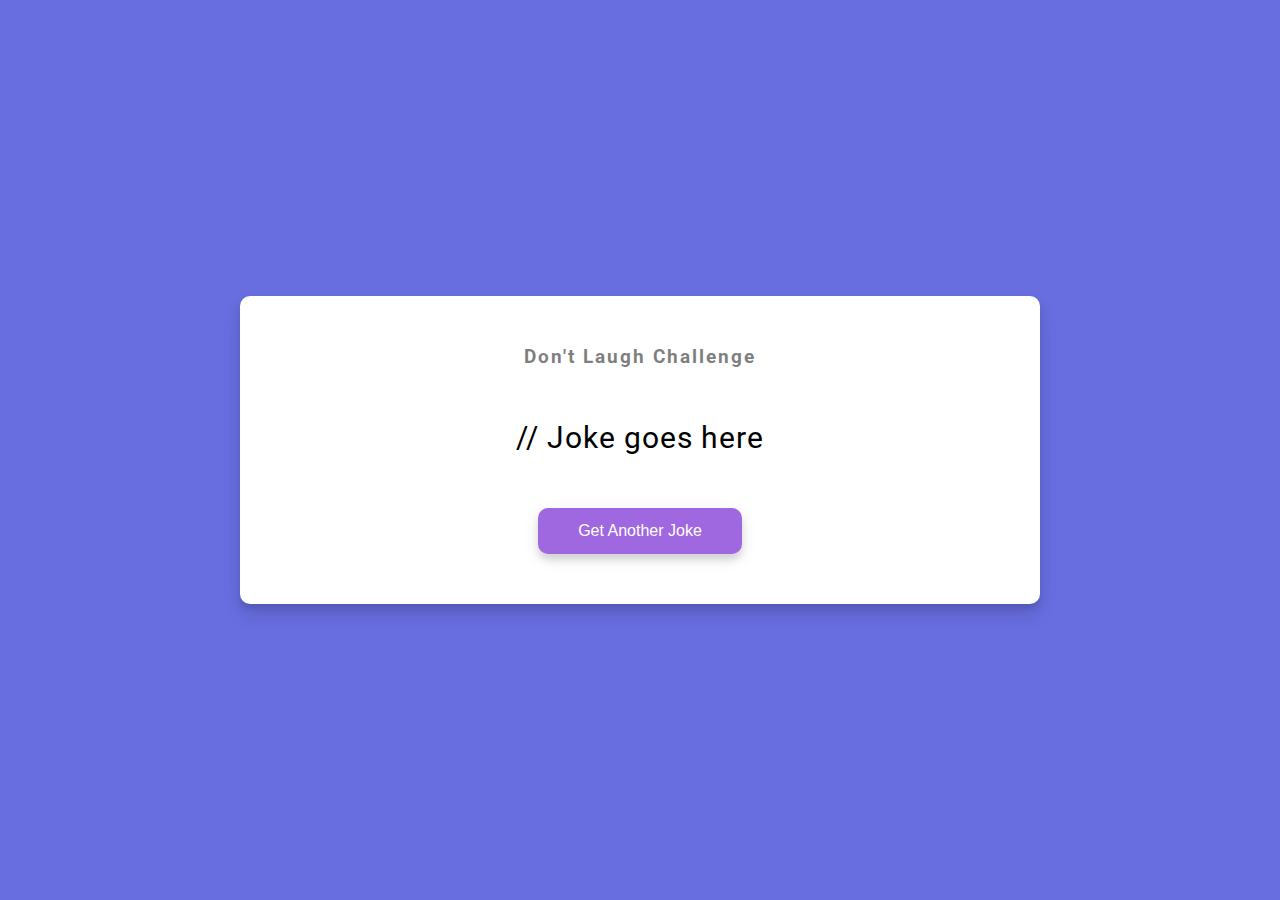
<file: 10 - Dad Jokes/index.html>
<!DOCTYPE html>
<html lang="en">
  <head>
    <meta charset="UTF-8" />
    <meta name="viewport" content="width=device-width, initial-scale=1.0" />
    <link rel="stylesheet" href="style.css" />
    <title>Dad Jokes</title>
  </head>
  <body>
    <div class="container">
      <h3>Don't Laugh Challenge</h3>
      <div id="joke" class="joke">// Joke goes here</div>
      <button id="jokeBtn" class="btn">Get Another Joke</button>
    </div>
    <script src="script.js"></script>
  </body>
</html>
</file>
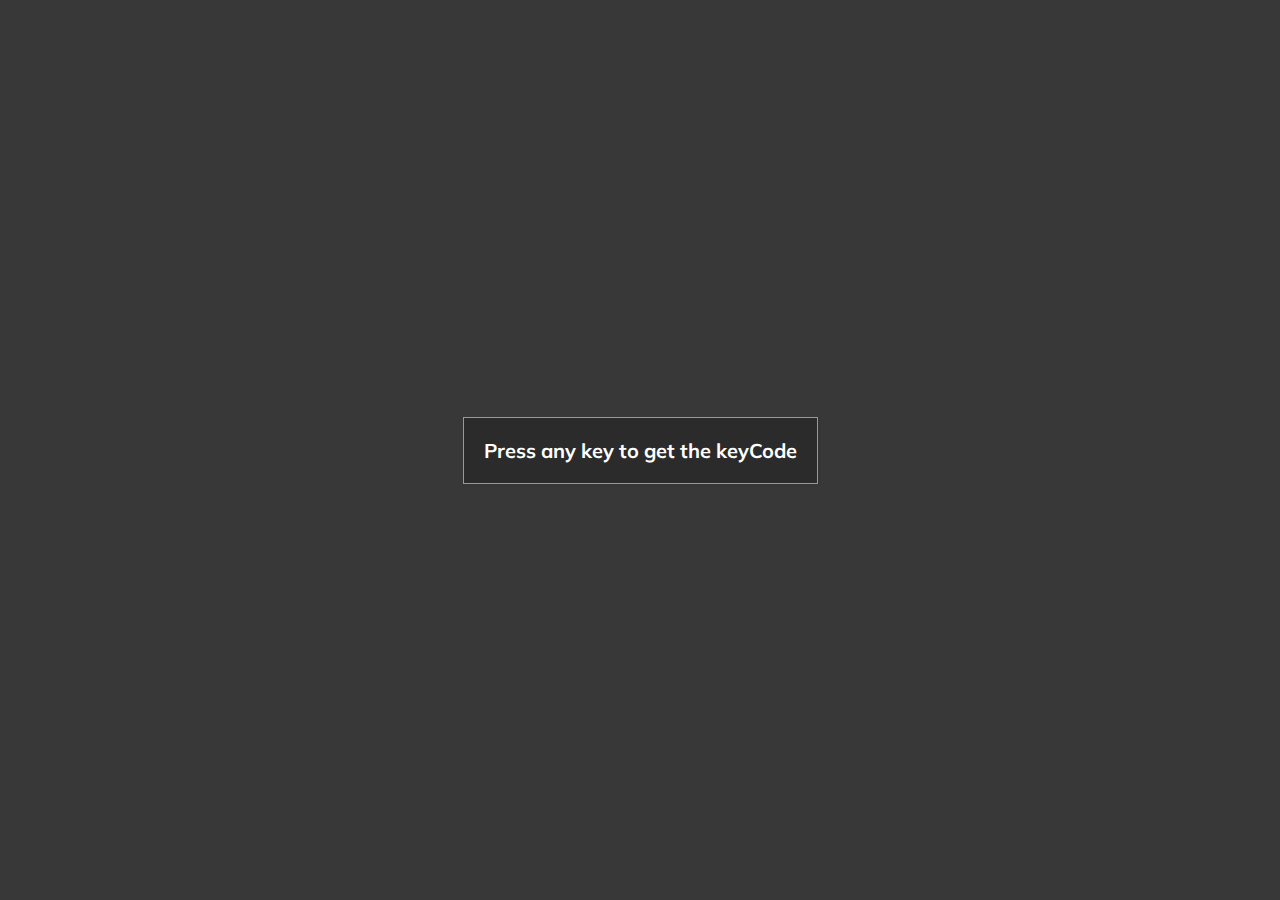
<file: 11 - Event KeyCodes/index.html>
<!DOCTYPE html>
<html lang="en">
  <head>
    <meta charset="UTF-8" />
    <meta name="viewport" content="width=device-width, initial-scale=1.0" />
    <link rel="stylesheet" href="style.css" />
    <title>Event KeyCodes</title>
  </head>
  <body>
    <div id="insert">
      <div class="key">
        Press any key to get the keyCode
      </div>
    </div>
    <script src="script.js"></script>
  </body>
</html>
</file>
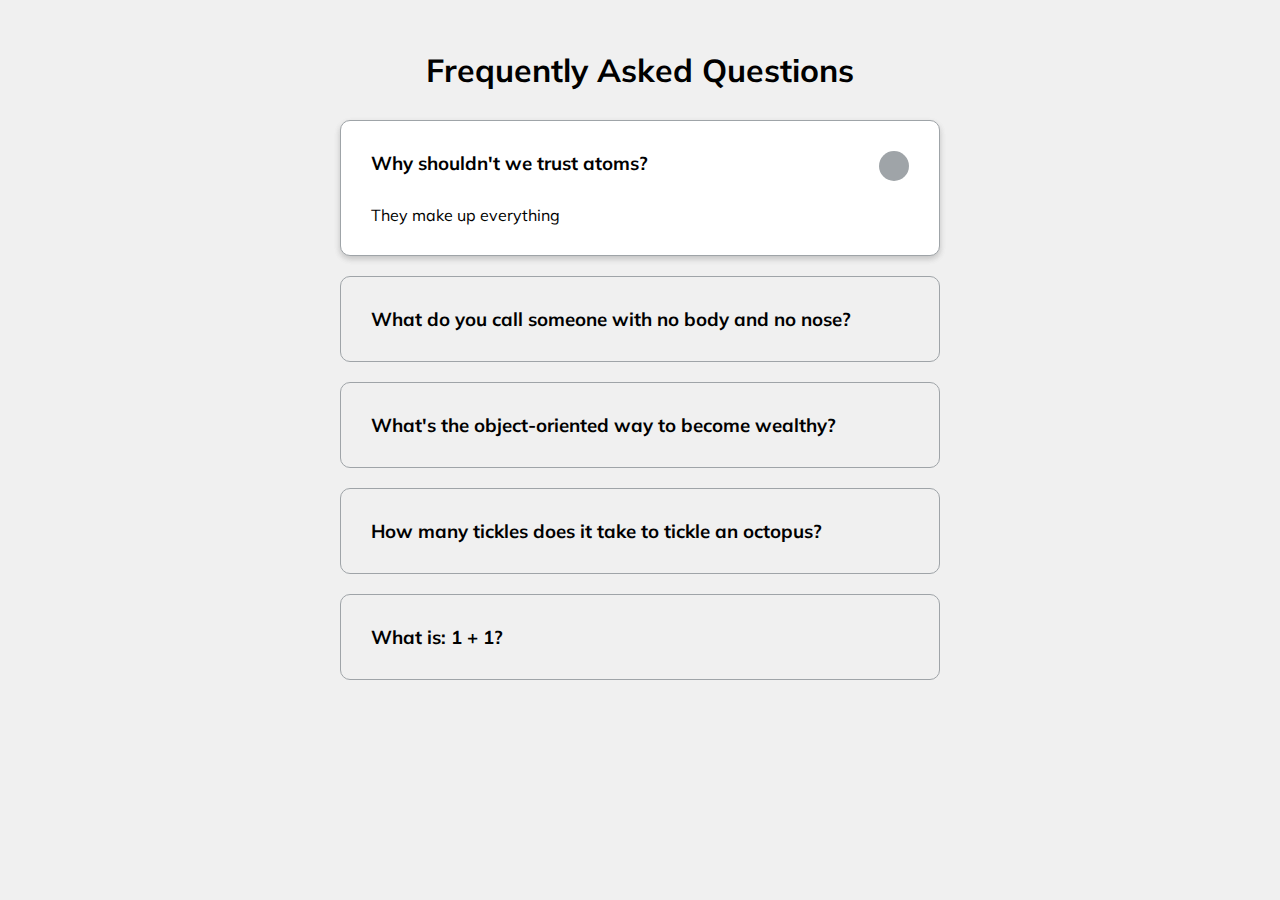
<file: 12 - FAQ Collapse/index.html>
<!DOCTYPE html>
<html lang="en">
  <head>
    <meta charset="UTF-8" />
    <meta name="viewport" content="width=device-width, initial-scale=1.0" />
    <link rel="stylesheet" href="https://cdnjs.cloudflare.com/ajax/libs/font-awesome/5.14.0/css/all.min.css" integrity="sha512-1PKOgIY59xJ8Co8+NE6FZ+LOAZKjy+KY8iq0G4B3CyeY6wYHN3yt9PW0XpSriVlkMXe40PTKnXrLnZ9+fkDaog==" crossorigin="anonymous" />
    <link rel="stylesheet" href="style.css" />
    <title>FAQ</title>
  </head>
  <body>
    <h1>Frequently Asked Questions</h1>
    <div class="faq-container">
      <div class="faq active">
        <h3 class="faq-title">
          Why shouldn't we trust atoms?
        </h3>

        <p class="faq-text">
          They make up everything
        </p>

        <button class="faq-toggle">
          <i class="fas fa-chevron-down"></i>
          <i class="fas fa-times"></i>
        </button>
      </div>

      <div class="faq">
        <h3 class="faq-title">
          What do you call someone with no body and no nose?
        </h3>
        <p class="faq-text">
          Nobody knows.
        </p>
        <button class="faq-toggle">
          <i class="fas fa-chevron-down"></i>
          <i class="fas fa-times"></i>
        </button>
      </div>
      
      <div class="faq">
        <h3 class="faq-title">
          What's the object-oriented way to become wealthy?
        </h3>
        <p class="faq-text">
          Inheritance.
        </p>
        <button class="faq-toggle">
          <i class="fas fa-chevron-down"></i>
          <i class="fas fa-times"></i>
        </button>
      </div>
      
      <div class="faq">
        <h3 class="faq-title">
          How many tickles does it take to tickle an octopus?
        </h3>
        <p class="faq-text">
          Ten-tickles!
        </p>
        <button class="faq-toggle">
          <i class="fas fa-chevron-down"></i>
          <i class="fas fa-times"></i>
        </button>
      </div>
      
      <div class="faq">
        <h3 class="faq-title">
          What is: 1 + 1?
        </h3>
        <p class="faq-text">
          Depends on who are you asking.
        </p>
        <button class="faq-toggle">
          <i class="fas fa-chevron-down"></i>
          <i class="fas fa-times"></i>
        </button>
      </div>
    </div>
    <script src="script.js"></script>
  </body>
</html>
</file>
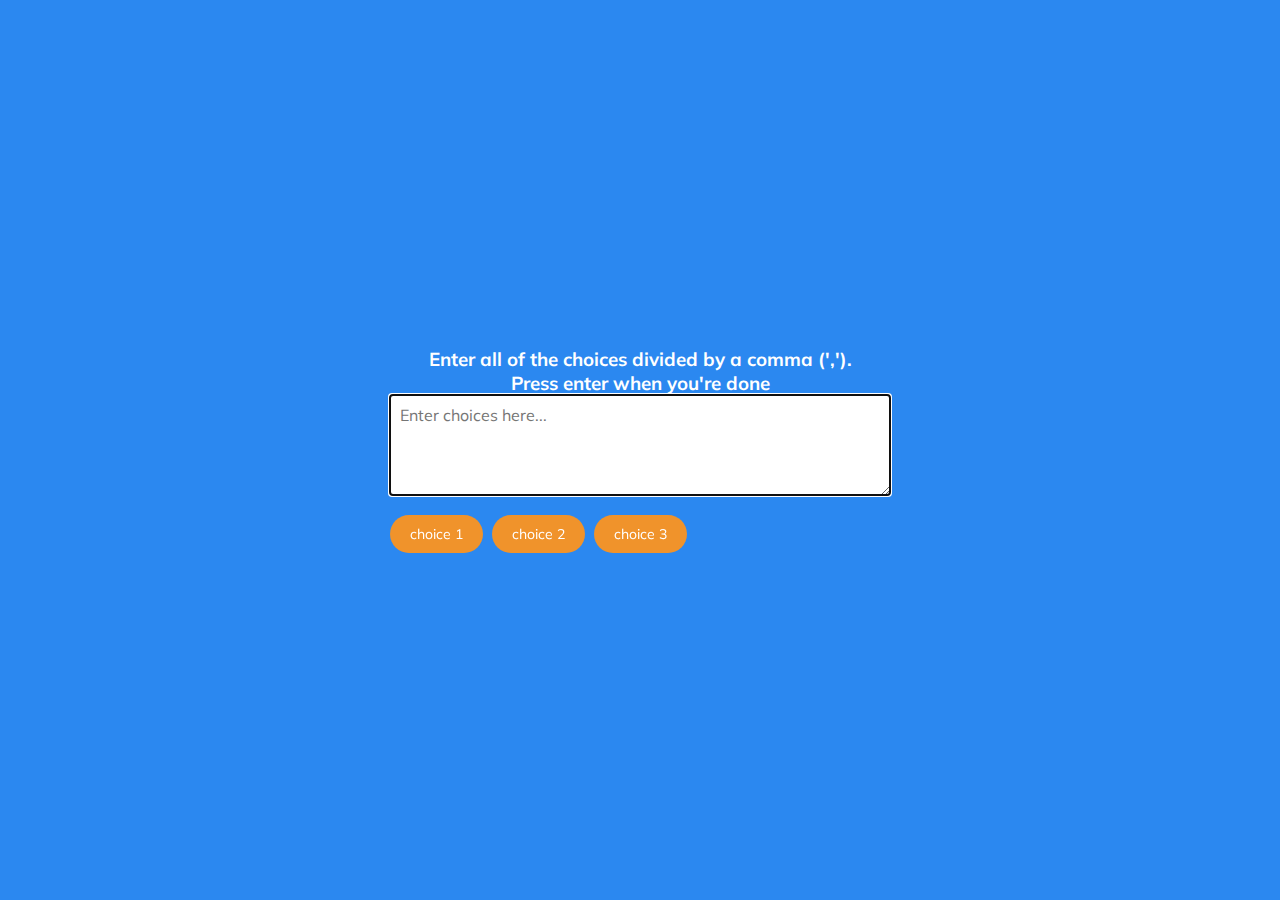
<file: 13 - Random Choice Picker/index.html>
<!DOCTYPE html>
<html lang="en">
<head>
    <meta charset="UTF-8">
    <meta http-equiv="X-UA-Compatible" content="IE=edge">
    <meta name="viewport" content="width=device-width, initial-scale=1.0">
    <title>Random Choice Picker</title>
    <link rel="stylesheet" href="style.css">
</head>
<body>
    <div class="container">
        <h3>Enter all of the choices divided by a comma (',').
        <br> Press enter when you're done </h3>
        <textarea id="textarea" placeholder="Enter choices here..."></textarea>

        <div id="tags">
            <span class="tag">choice 1</span>
            <span class="tag">choice 2</span>
            <span class="tag">choice 3</span>
        </div>
    </div>
    <script src="script.js"></script>
</body>
</html>
</file>
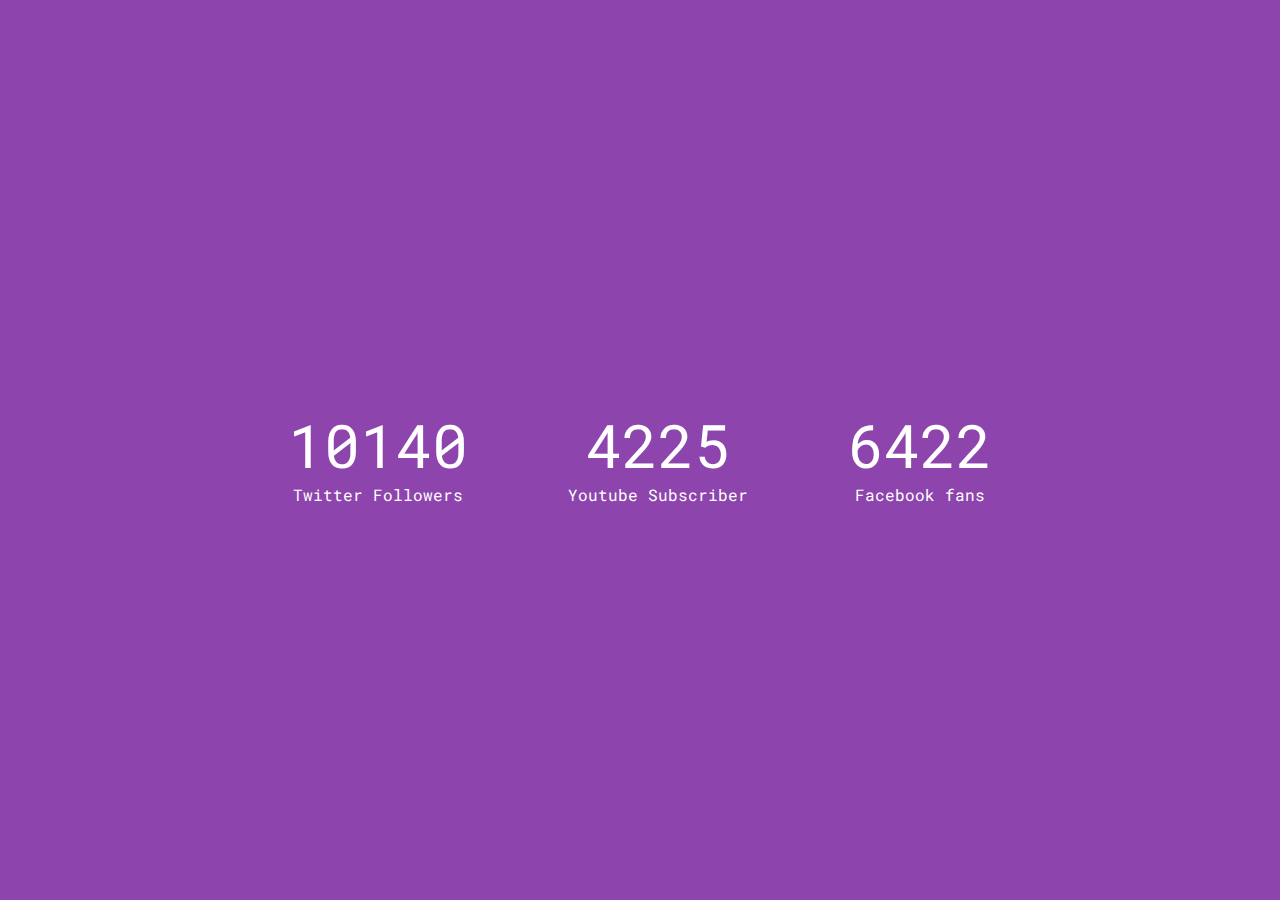
<file: 15 - Incrementing Counter/index.html>
<!DOCTYPE html>
<html lang="en">
<head>
    <meta charset="UTF-8">
    <meta http-equiv="X-UA-Compatible" content="IE=edge">
    <meta name="viewport" content="width=device-width, initial-scale=1.0">
    <link rel="stylesheet" href="https://cdnjs.cloudflare.com/ajax/libs/font-awesome/5.14.0/css/all.min.css" integrity="sha512-1PKOgIY59xJ8Co8+NE6FZ+LOAZKjy+KY8iq0G4B3CyeY6wYHN3yt9PW0XpSriVlkMXe40PTKnXrLnZ9+fkDaog==" crossorigin="anonymous" />
    <title>Incrementing Counter</title>
    <link rel="stylesheet" href="style.css">
</head>
<body>

    <div class="counter-container">
        <i class="fab fa-twitter fa-3x"></i>
        <div class="counter" data-target="12000"></div>
        <span>Twitter Followers</span>
    </div>

    <div class="counter-container">
        <i class="fab fa-youtube fa-3x"></i>
        <div class="counter" data-target="5000"></div>
        <span>Youtube Subscriber</span>
    </div>

    <div class="counter-container">
        <i class="fab fa-facebook fa-3x"></i>
        <div class="counter" data-target="7500"></div>
        <span>Facebook fans</span>
    </div> 

    <script src="script.js"></script>
</body>
</html>
</file>
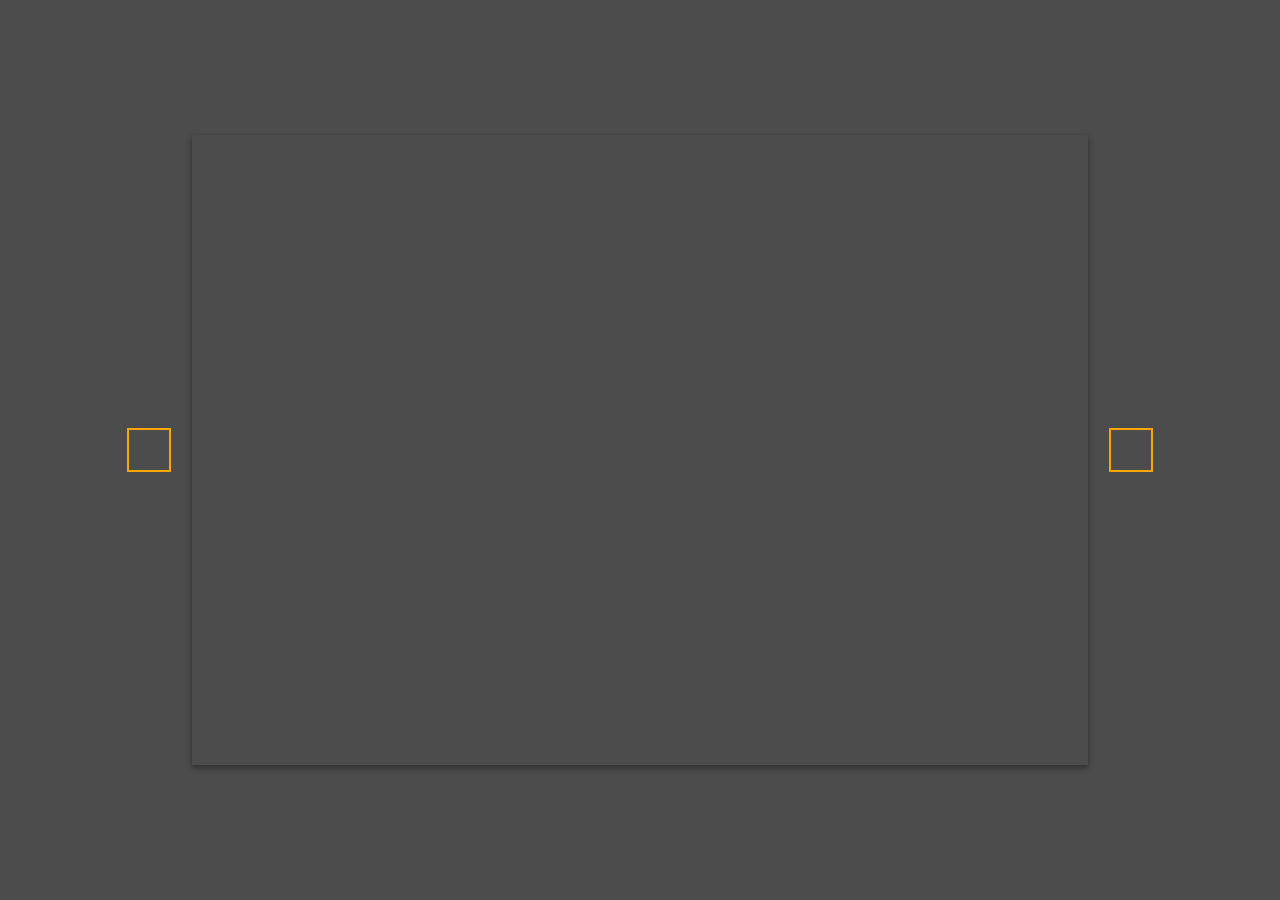
<file: 18 - Background Slider/index.html>
<!DOCTYPE html>
<html lang="en">
<head>
    <meta charset="UTF-8">
    <meta http-equiv="X-UA-Compatible" content="IE=edge">
    <meta name="viewport" content="width=device-width, initial-scale=1.0">
    <title>Background Slider</title>
    <link rel="stylesheet" href="https://cdnjs.cloudflare.com/ajax/libs/font-awesome/5.14.0/css/all.min.css" integrity="sha512-1PKOgIY59xJ8Co8+NE6FZ+LOAZKjy+KY8iq0G4B3CyeY6wYHN3yt9PW0XpSriVlkMXe40PTKnXrLnZ9+fkDaog==" crossorigin="anonymous" />
    <link rel="stylesheet" href="style.css">
</head>
<body>
    <div class="slider-container">
        <div
          class="slide active"
          style="
            background-image: url('https://images.unsplash.com/photo-1549880338-65ddcdfd017b?ixlib=rb-1.2.1&ixid=eyJhcHBfaWQiOjEyMDd9&auto=format&fit=crop&w=2100&q=80');
          "
        ></div>
        <div
          class="slide"
          style="
            background-image: url('https://images.unsplash.com/photo-1511593358241-7eea1f3c84e5?ixlib=rb-1.2.1&ixid=eyJhcHBfaWQiOjEyMDd9&auto=format&fit=crop&w=1934&q=80');
          "
        ></div>
  
        <div
          class="slide"
          style="
            background-image: url('https://images.unsplash.com/photo-1495467033336-2effd8753d51?ixlib=rb-1.2.1&ixid=eyJhcHBfaWQiOjEyMDd9&auto=format&fit=crop&w=2100&q=80');
          "
        ></div>
  
        <div
          class="slide"
          style="
            background-image: url('https://images.unsplash.com/photo-1522735338363-cc7313be0ae0?ixlib=rb-1.2.1&ixid=eyJhcHBfaWQiOjEyMDd9&auto=format&fit=crop&w=2689&q=80');
          "
        ></div>
  
        <div
          class="slide"
          style="
            background-image: url('https://images.unsplash.com/photo-1559087867-ce4c91325525?ixlib=rb-1.2.1&ixid=eyJhcHBfaWQiOjEyMDd9&auto=format&fit=crop&w=2100&q=80');
          "
        ></div>
  
        <button class="arrow left-arrow" id="left">
          <i class="fas fa-arrow-left"></i>
        </button>
  
        <button class="arrow right-arrow" id="right">
          <i class="fas fa-arrow-right"></i>
        </button>
    <script src="script.js"></script>
</body>
</html>
</file>
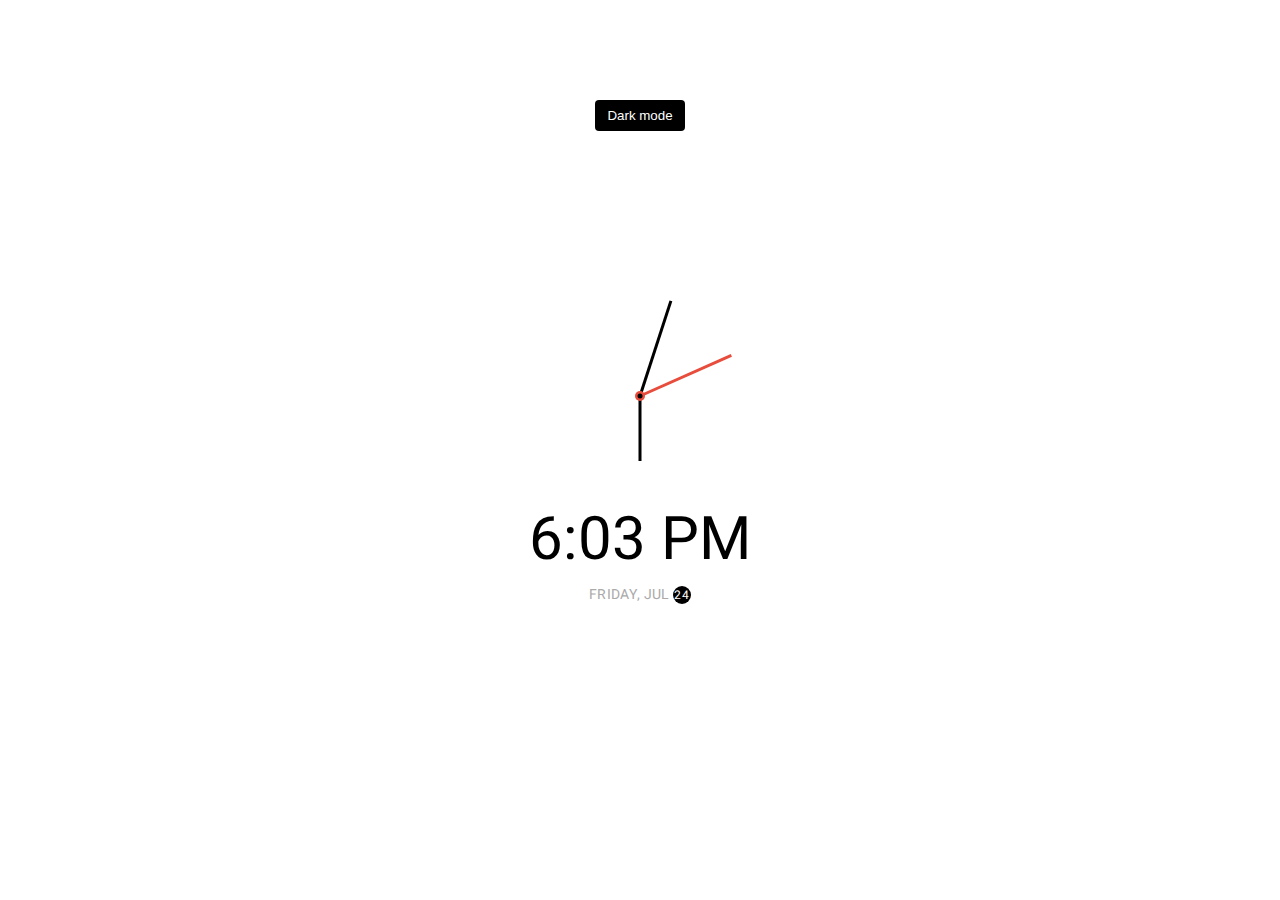
<file: 19 - Theme Clock/index.html>
<!DOCTYPE html>
<html lang="en">
  <head>
    <meta charset="UTF-8" />
    <meta http-equiv="X-UA-Compatible" content="IE=edge" />
    <meta name="viewport" content="width=device-width, initial-scale=1.0" />
    <title>Theme Click</title>
    <link rel="stylesheet" href="style.css" />
  </head>
  <body>
    <button class="toggle">Dark mode</button>

    <div class="clock-container">
      <div class="clock">
        <div class="needle hour"></div>
        <div class="needle minute"></div>
        <div class="needle second"></div>
        <div class="center-point"></div>
      </div>
      <div class="time">12:00</div>
      <div class="date">Monday, Nov <span class="circle">2</span></div>
    </div>

    <script src="script.js"></script>
  </body>
</html>
</file>
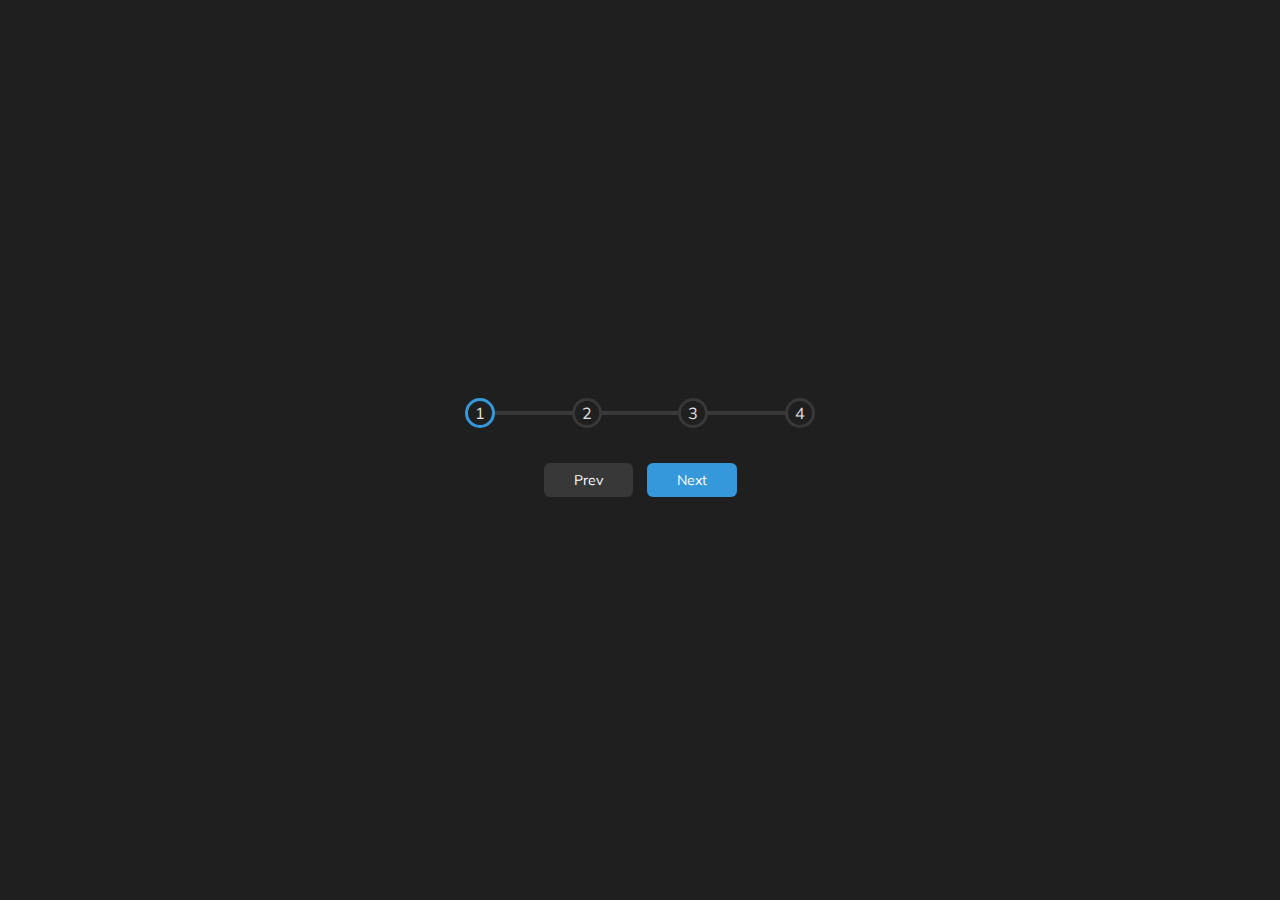
<file: 2 - Progress Steps/index.html>
<!DOCTYPE html>
<html lang="en">
  <head>
    <meta charset="UTF-8" />
    <meta name="viewport" content="width=device-width, initial-scale=1.0" />
    <link rel="stylesheet" href="style.css" />
    <title>Progress Steps</title>
  </head>
  <body>
    <div class="container">
      <div class="progress-container">
        <div class="progress" id="progress"></div>
        <div class="circle active">1</div>
        <div class="circle">2</div>
        <div class="circle">3</div>
        <div class="circle">4</div>
      </div>

      <button class="btn" id="prev" disabled>Prev</button>
      <button class="btn" id="next">Next</button>
    </div>
    <script src="script.js"></script>
  </body>
</html>
</file>
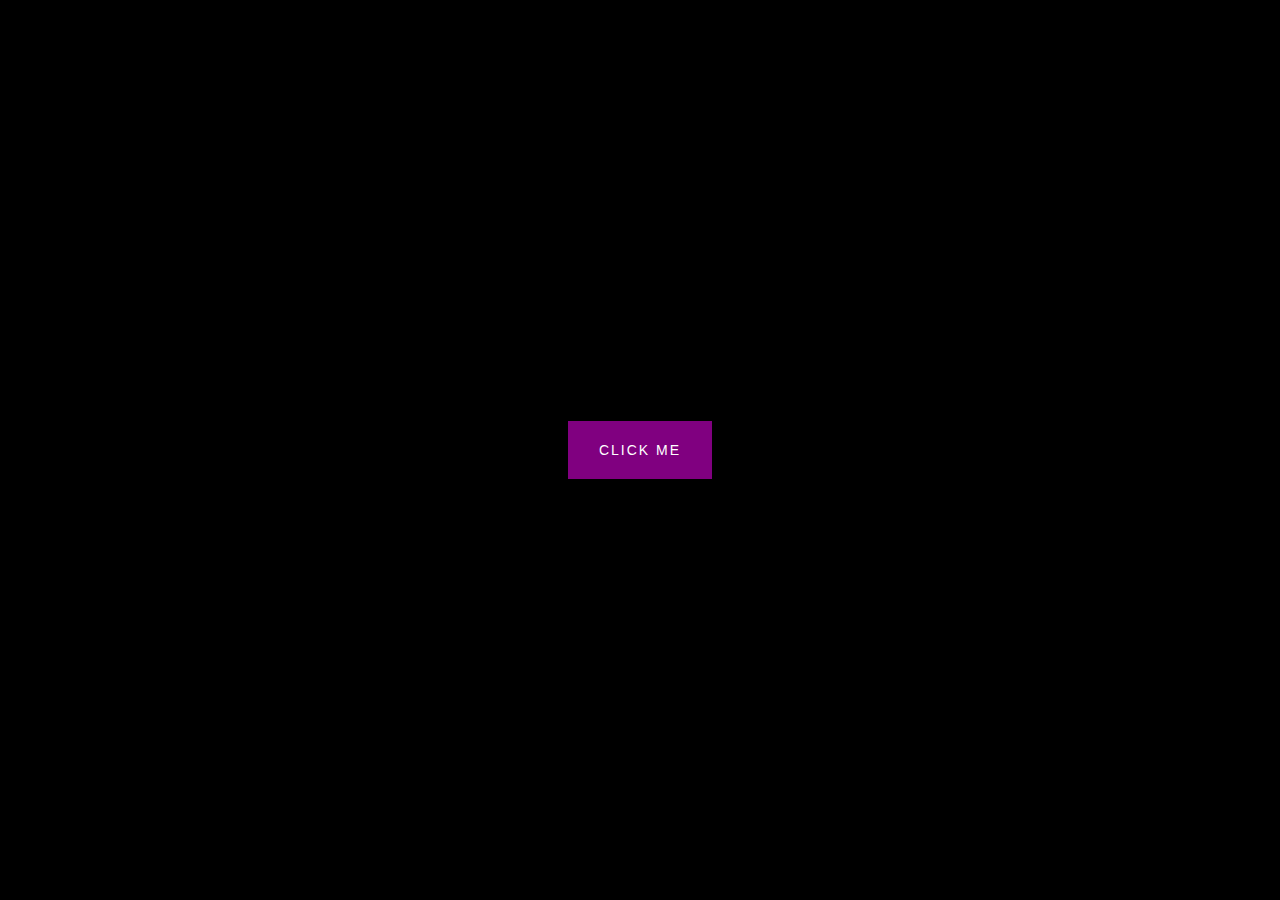
<file: 20 - Button Ripple Effect/index.html>
<!DOCTYPE html>
<html lang="en">
<head>
    <meta charset="UTF-8">
    <meta http-equiv="X-UA-Compatible" content="IE=edge">
    <meta name="viewport" content="width=device-width, initial-scale=1.0">
    <title>Button Ripple Effect</title>
    <link rel="stylesheet" href="style.css">
</head>
<body>
    <button class="ripple">Click Me</button>
    <script src="script.js"></script>
</body>
</html>
</file>
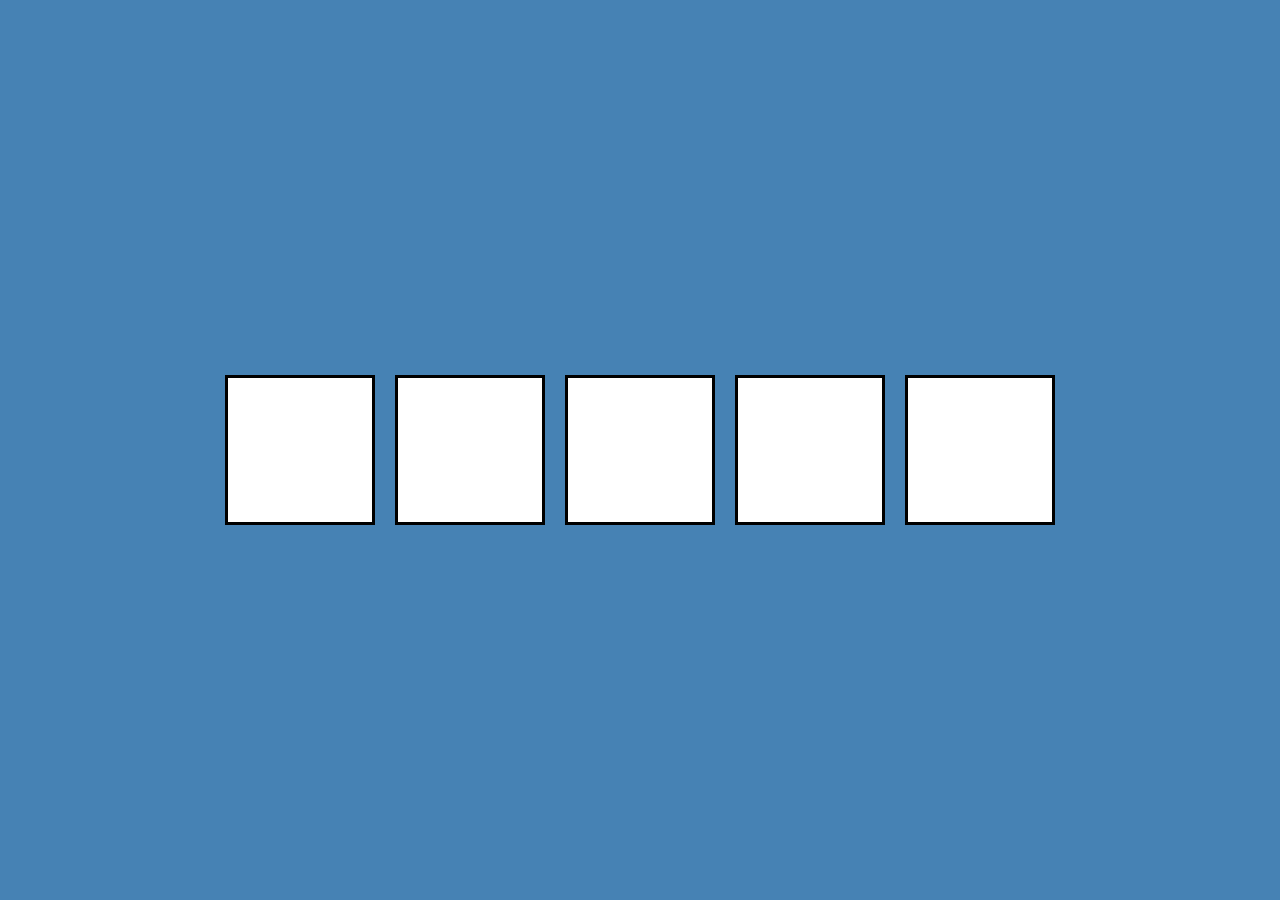
<file: 21 - Drag and Drop/index.html>
<!DOCTYPE html>
<html lang="en">
<head>
    <meta charset="UTF-8">
    <meta http-equiv="X-UA-Compatible" content="IE=edge">
    <meta name="viewport" content="width=device-width, initial-scale=1.0">
    <title>Drag and Drop</title>
    <link rel="stylesheet" href="style.css">
</head>
<body>
    <div class="empty">
        <div class="fill" draggable="true"></div>
    </div>
    <div class="empty"></div>
    <div class="empty"></div>
    <div class="empty"></div>
    <div class="empty"></div>
    <script src="script.js"></script>
</body>
</html>
</file>
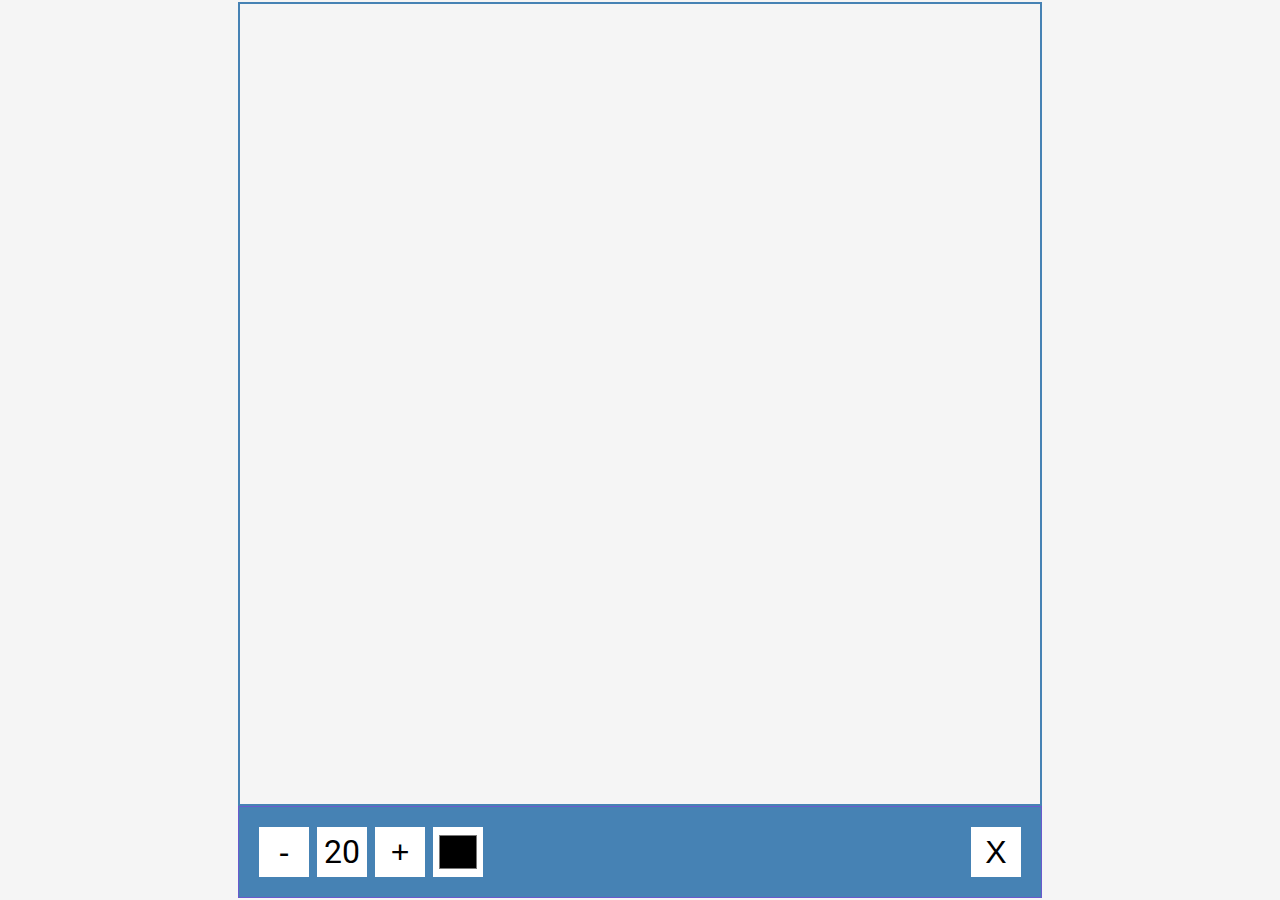
<file: 22 - Drawing App/index.html>
<!DOCTYPE html>
<html lang="en">
<head>
    <meta charset="UTF-8">
    <meta http-equiv="X-UA-Compatible" content="IE=edge">
    <meta name="viewport" content="width=device-width, initial-scale=1.0">
    <title>Drawing App</title>
    <link rel="stylesheet" href="style.css">
</head>
<body>
    <canvas id="canvas" width="800" height="800"></canvas>
    <div class="toolbox">
        <button id="decrease">-</button>
        <span id="size">20</span>
        <button id="increase">+</button>
        <input type="color" id="color">
        <button id="clear">X</button>
    </div>
    <script src="script.js"></script>
</body>
</html>
</file>
<file: 10 - Dad Jokes/style.css>
@import url('https://fonts.googleapis.com/css2?family=Roboto:wght@400;700&display=swap');

* {
  box-sizing: border-box;
}

body {
  background-color: #686de0;
  font-family: 'Roboto', sans-serif;
  display: flex;
  flex-direction: column;
  align-items: center;
  justify-content: center;
  height: 100vh;
  overflow: hidden;
  margin: 0;
  padding: 20px;
}

.container {
  background-color: #fff;
  border-radius: 10px;
  box-shadow: 0 10px 20px rgba(0, 0, 0, 0.1), 0 6px 6px rgba(0, 0, 0, 0.1);
  padding: 50px 20px;
  text-align: center;
  max-width: 100%;
  width: 800px;
}

h3 {
  margin: 0;
  opacity: 0.5;
  letter-spacing: 2px;
}

.joke {
  font-size: 30px;
  letter-spacing: 1px;
  line-height: 40px;
  margin: 50px auto;
  max-width: 600px;
}

.btn {
  background-color: #9f68e0;
  color: #fff;
  border: 0;
  border-radius: 10px;
  box-shadow: 0 5px 15px rgba(0, 0, 0, 0.1), 0 6px 6px rgba(0, 0, 0, 0.1);
  padding: 14px 40px;
  font-size: 16px;
  cursor: pointer;
}

.btn:active {
  transform: scale(0.98);
}

.btn:focus {
  outline: 0;
}
</file>
<file: 11 - Event KeyCodes/style.css>
@import url('https://fonts.googleapis.com/css?family=Muli&display=swap');

* {
  box-sizing: border-box;
 
}

body {
  background-color: #383838;
  font-family: 'Muli', sans-serif;
  display: flex;
  align-items: center;
  justify-content: center;
  text-align: center;
  height: 100vh;
  overflow: hidden;
  margin: 0;
}

.key {
  border: 1px solid #999999;
  background-color: #2B2B2B;
  box-shadow: 1px 1px 3px rgba(0, 0, 0, 0.1);
  display: inline-flex;
  align-items: center;
  font-size: 20px;
  font-weight: bold;
  padding: 20px;
  flex-direction: column;
  margin: 10px;
  min-width: 150px;
  color: white;
  position: relative;
}

.key small {
  position: absolute;
  top: -24px;
  left: 0;
  text-align: center;
  width: 100%;
  color: #c4c4c4;
  font-size: 14px;
}
</file>
<file: 12 - FAQ Collapse/style.css>
@import url('https://fonts.googleapis.com/css?family=Muli&display=swap');

* {
  box-sizing: border-box;
}

body {
  font-family: 'Muli', sans-serif;
  background-color: #f0f0f0;
}

h1 {
  margin: 50px 0 30px;
  text-align: center;
}

.faq-container {
  max-width: 600px;
  margin: 0 auto;
}

.faq {
  background-color: transparent;
  border: 1px solid #9fa4a8;
  border-radius: 10px;
  margin: 20px 0;
  padding: 30px;
  position: relative;
  overflow: hidden;
  transition: 0.3s ease;
}

.faq.active {
  background-color: #fff;
  box-shadow: 0 3px 6px rgba(0, 0, 0, 0.1), 0 3px 6px rgba(0, 0, 0, 0.1);
}

.faq.active::before,
.faq.active::after {
  content: '\f075';
  font-family: 'Font Awesome 5 Free';
  color: #2ecc71;
  font-size: 7rem;
  position: absolute;
  opacity: 0.2;
  top: 20px;
  left: 20px;
  z-index: 0;
}

.faq.active::before {
  color: #3498db;
  top: -10px;
  left: -30px;
  transform: rotateY(180deg);
}

.faq-title {
  margin: 0 35px 0 0;
}

.faq-text {
  display: none;
  margin: 30px 0 0;
}

.faq.active .faq-text {
  display: block;
}

.faq-toggle {
  background-color: transparent;
  border: 0;
  border-radius: 50%;
  cursor: pointer;
  display: flex;
  align-items: center;
  justify-content: center;
  font-size: 16px;
  padding: 0;
  position: absolute;
  top: 30px;
  right: 30px;
  height: 30px;
  width: 30px;
}

.faq-toggle:focus {
  outline: 0;
}

.faq-toggle .fa-times {
  display: none;
}

.faq.active .faq-toggle .fa-times {
  color: #fff;
  display: block;
}

.faq.active .faq-toggle .fa-chevron-down {
  display: none;
}

.faq.active .faq-toggle {
  background-color: #9fa4a8;
}
</file>
<file: 13 - Random Choice Picker/style.css>
@import url("https://fonts.googleapis.com/css?family=Muli&display=swap");

* {
  box-sizing: border-box;
}

body {
  font-family: "Muli", sans-serif;
  background-color: #2b88f0;
  display: flex;
  flex-direction: column;
  align-items: center;
  justify-content: center;
  height: 100vh;
  overflow: hidden;
  margin: 0;
}

h3 {
  color: white;
  margin: 10px 0px 0px;
  text-align: center;
}

.container {
  width: 500px;
}

textarea {
  border: none;
  display: block;
  width: 100%;
  height: 100px;
  font-family: inherit;
  padding: 10px;
  margin: 0 0 20px;
  font-size: 16px;
}

.tag {
  background-color: #f0932b;
  color: white;
  border-radius: 50px;
  padding: 10px 20px;
  margin: 0 5px 10px 0;
  font-size: 14px;
  display: inline-block;
}

.tag.highlight {
  background-color: #273c75;
}
</file>
<file: 15 - Incrementing Counter/style.css>
@import url("https://fonts.googleapis.com/css?family=Roboto+Mono&display=swap");

* {
  box-sizing: border-box;
}

body {
  font-family: "Roboto Mono", sans-serif;
  background-color: #8e44ad;
  color: white;
  display: flex;
  align-items: center;
  justify-content: center;
  height: 100vh;
  overflow: hidden;
  margin: 0;
}

.counter-container {
  display: flex;
  flex-direction: column;
  justify-content: center;
  text-align: center;
  margin: 30px 50px;
}

.counter {
  font-size: 60px;
  margin-top: 10px;
}

@media(max-width: 580px){
    body{
        flex-direction: column;
    }
}
</file>
<file: 18 - Background Slider/style.css>
@import url("https://fonts.googleapis.com/css2?family=Roboto:wght@400;700&display=swap");

* {
  box-sizing: border-box;
}

body {
  font-family: "Roboto", sans-serif;
  display: flex;
  flex-direction: column;
  align-items: center;
  justify-content: center;
  height: 100vh;
  overflow: hidden;
  margin: 0;
  background-position: center center;
  background-size: cover;
  transition: 0.4s;
}

body::before {
  content: "";
  position: absolute;
  top: 0;
  left: 0;
  width: 100%;
  height: 100vh;
  background-color: rgba(0, 0, 0, 0.7);
  z-index: -1;
}

.slider-container {
  box-shadow: 0 3px 6px rgba(0, 0, 0, 0.16), 0 3px 6px rgba(0, 0, 0, 0.23);
  height: 70vh;
  width: 70vw;
  position: relative;
  overflow: hidden;
}

.slide {
  opacity: 0;
  height: 100vh;
  width: 100vw;
  background-position: center center;
  background-size: cover;
  position: absolute;
  top: -15vh;
  left: -15vh;
  transition: 0.4s ease;
}

.slide.active {
  opacity: 1;
}

.arrow {
  position: fixed;
  background-color: transparent;
  padding: 20px;
  font-size: 30px;
  color: white;
  border: 2px solid orange;
  top: 50%;
  transform: translateY(-50%);
  cursor: pointer;
}

.arrow:focus{
    outline: 0;
}

.left-arrow {
  left: calc(15vw - 65px);
}

.right-arrow {
  right: calc(15vw - 65px);
}
</file>
<file: 19 - Theme Clock/style.css>
@import url('https://fonts.googleapis.com/css?family=Heebo:300&display=swap');

* {
  box-sizing: border-box;
}

:root {
  --primary-color: #000;
  --secondary-color: #fff;
}

html {
  transition: all 0.5s ease-in;
}

html.dark {
  --primary-color: #fff;
  --secondary-color: #333;
}

html.dark {
  background-color: #111;
  color: var(--primary-color);
}

body {
  font-family: 'Heebo', sans-serif;
  display: flex;
  align-items: center;
  justify-content: center;
  height: 100vh;
  overflow: hidden;
  margin: 0;
}

.toggle {
  cursor: pointer;
  background-color: var(--primary-color);
  color: var(--secondary-color);
  border: 0;
  border-radius: 4px;
  padding: 8px 12px;
  position: absolute;
  top: 100px;
}

.toggle:focus {
  outline: none;
}

.clock-container {
  display: flex;
  flex-direction: column;
  justify-content: space-between;
  align-items: center;
}

.clock {
  position: relative;
  width: 200px;
  height: 200px;
}

.needle {
  background-color: var(--primary-color);
  position: absolute;
  top: 50%;
  left: 50%;
  height: 65px;
  width: 3px;
  transform-origin: bottom center;
  transition: all 0.5s ease-in;
}

.needle.hour {
  transform: translate(-50%, -100%) rotate(0deg);
}

.needle.minute {
  transform: translate(-50%, -100%) rotate(0deg);
  height: 100px;
}

.needle.second {
  transform: translate(-50%, -100%) rotate(0deg);
  height: 100px;
  background-color: #e74c3c;
}

.center-point {
  background-color: #e74c3c;
  width: 10px;
  height: 10px;
  position: absolute;
  top: 50%;
  left: 50%;
  transform: translate(-50%, -50%);
  border-radius: 50%;
}

.center-point::after {
  content: '';
  background-color: var(--primary-color);
  width: 5px;
  height: 5px;
  position: absolute;
  top: 50%;
  left: 50%;
  transform: translate(-50%, -50%);
  border-radius: 50%;
}

.time {
  font-size: 60px;
}

.date {
  color: #aaa;
  font-size: 14px;
  letter-spacing: 0.3px;
  text-transform: uppercase;
}

.date .circle {
  background-color: var(--primary-color);
  color: var(--secondary-color);
  border-radius: 50%;
  height: 18px;
  width: 18px;
  display: inline-flex;
  align-items: center;
  justify-content: center;
  line-height: 18px;
  transition: all 0.5s ease-in;
  font-size: 12px;
}
</file>
<file: 2 - Progress Steps/style.css>
@import url('https://fonts.googleapis.com/css?family=Muli&display=swap');

:root {
  --line-border-fill: #3498db;
  --line-border-empty: #383838;

}

* {
  box-sizing: border-box;
}

body {
  background-color: #1f1f1f;
  font-family: 'Muli', sans-serif;
  display: flex;
  align-items: center;
  justify-content: center;
  height: 100vh;
  overflow: hidden;
  margin: 0;
}

.container {
  text-align: center;
}

.progress-container {
  display: flex;
  justify-content: space-between;
  position: relative;
  margin-bottom: 30px;
  max-width: 100%;
  width: 350px;
}

.progress-container::before {
  content: '';
  background-color: var(--line-border-empty);
  position: absolute;
  top: 50%;
  left: 0;
  transform: translateY(-50%);
  height: 4px;
  width: 100%;
  z-index: -1;
}

.progress {
  background-color: var(--line-border-fill);
  position: absolute;
  top: 50%;
  left: 0;
  transform: translateY(-50%);
  height: 4px;
  width: 0%;
  z-index: -1;
  transition: 0.4s ease;
}

.circle {
  background-color: #1f1f1f;
  color:#e2e2e2;
  border-radius: 50%;
  height: 30px;
  width: 30px;
  display: flex;
  align-items: center;
  justify-content: center;
  border: 3px solid var(--line-border-empty);
  transition: 0.4s ease;
}

.circle.active {
  border-color: var(--line-border-fill);
}

.btn {
  background-color: var(--line-border-fill);
  color: #fff;
  border: 0;
  border-radius: 6px;
  cursor: pointer;
  font-family: inherit;
  padding: 8px 30px;
  margin: 5px;
  font-size: 14px;
}

.btn:active {
  transform: scale(0.98);
}

.btn:focus {
  outline: 0;
}

.btn:disabled {
  background-color: var(--line-border-empty);
  cursor: not-allowed;
}
</file>
<file: 20 - Button Ripple Effect/style.css>
@import url('https://fonts.googleapis.com/css2?family=Roboto:wght@400;700&display=swap');

* {
  box-sizing: border-box;
}

body {
  background-color: #000;
  font-family: 'Roboto', sans-serif;
  display: flex;
  flex-direction: column;
  align-items: center;
  justify-content: center;
  height: 100vh;
  overflow: hidden;
  margin: 0;
}

button {
    background-color: purple;
    color: #fff;
    border: 1px purple solid;
    font-size: 14px;
    text-transform: uppercase;
    letter-spacing: 2px;
    padding: 20px 30px;
    overflow: hidden;
    margin: 10px 0;
    position: relative;
  }
  
  button:focus {
    outline: none;
  }
  
  button .circle {
    position: absolute;
    background-color: #fff;
    width: 100px;
    height: 100px;
    border-radius: 50%;
    transform: translate(-50%, -50%) scale(0);
    animation: scale 0.5s ease-out;
  }
  
  @keyframes scale {
    to {
      transform: translate(-50%, -50%) scale(3);
      opacity: 0;
    }
  }
</file>
<file: 21 - Drag and Drop/style.css>
* {
  box-sizing: border-box;
}

body {
  background-color: steelblue;
  display: flex;
  align-items: center;
  justify-content: center;
  height: 100vh;
  overflow: hidden;
  margin: 0;
}

.empty {
  height: 150px;
  width: 150px;
  margin: 10px;
  border: 3px solid black;
  background: white;
}

.fill {
  background-image: url("https://source.unsplash.com/random/150x150");
  height: 145px;
  width: 145px;
  cursor: pointer;
}

.hold {
  border: 5px solid #ccc;
}

.hovered {
    background-color: #333;
    border-color: white;
    border-style: dashed;
}

@media (max-width: 800px) {
  body {
    flex-direction: column;
  }
}
</file>
<file: 22 - Drawing App/style.css>
@import url("https://fonts.googleapis.com/css2?family=Roboto:wght@400;700&display=swap");

* {
  box-sizing: border-box;
}

body {
  background-color: #f5f5f5;
  font-family: "Roboto", sans-serif;
  display: flex;
  flex-direction: column;
  align-items: center;
  justify-content: center;
  height: 100vh;
  margin: 0;
}

canvas {
  border: 2px solid steelblue;
}

.toolbox {
  background-color: steelblue;
  border: 1px solid slateblue;
  display: flex;
  width: 804px;
  padding: 1rem;
}

.toolbox > * {
  background-color: #fff;
  border: none;
  display: inline-flex;
  align-items: center;
  justify-content: center;
  font-size: 2rem;
  height: 50px;
  width: 50px;
  margin: 0.25rem;
  padding: 0.25rem;
  cursor: pointer;
}

.toolbox > *:last-child {
  margin-left: auto;
}
</file>
